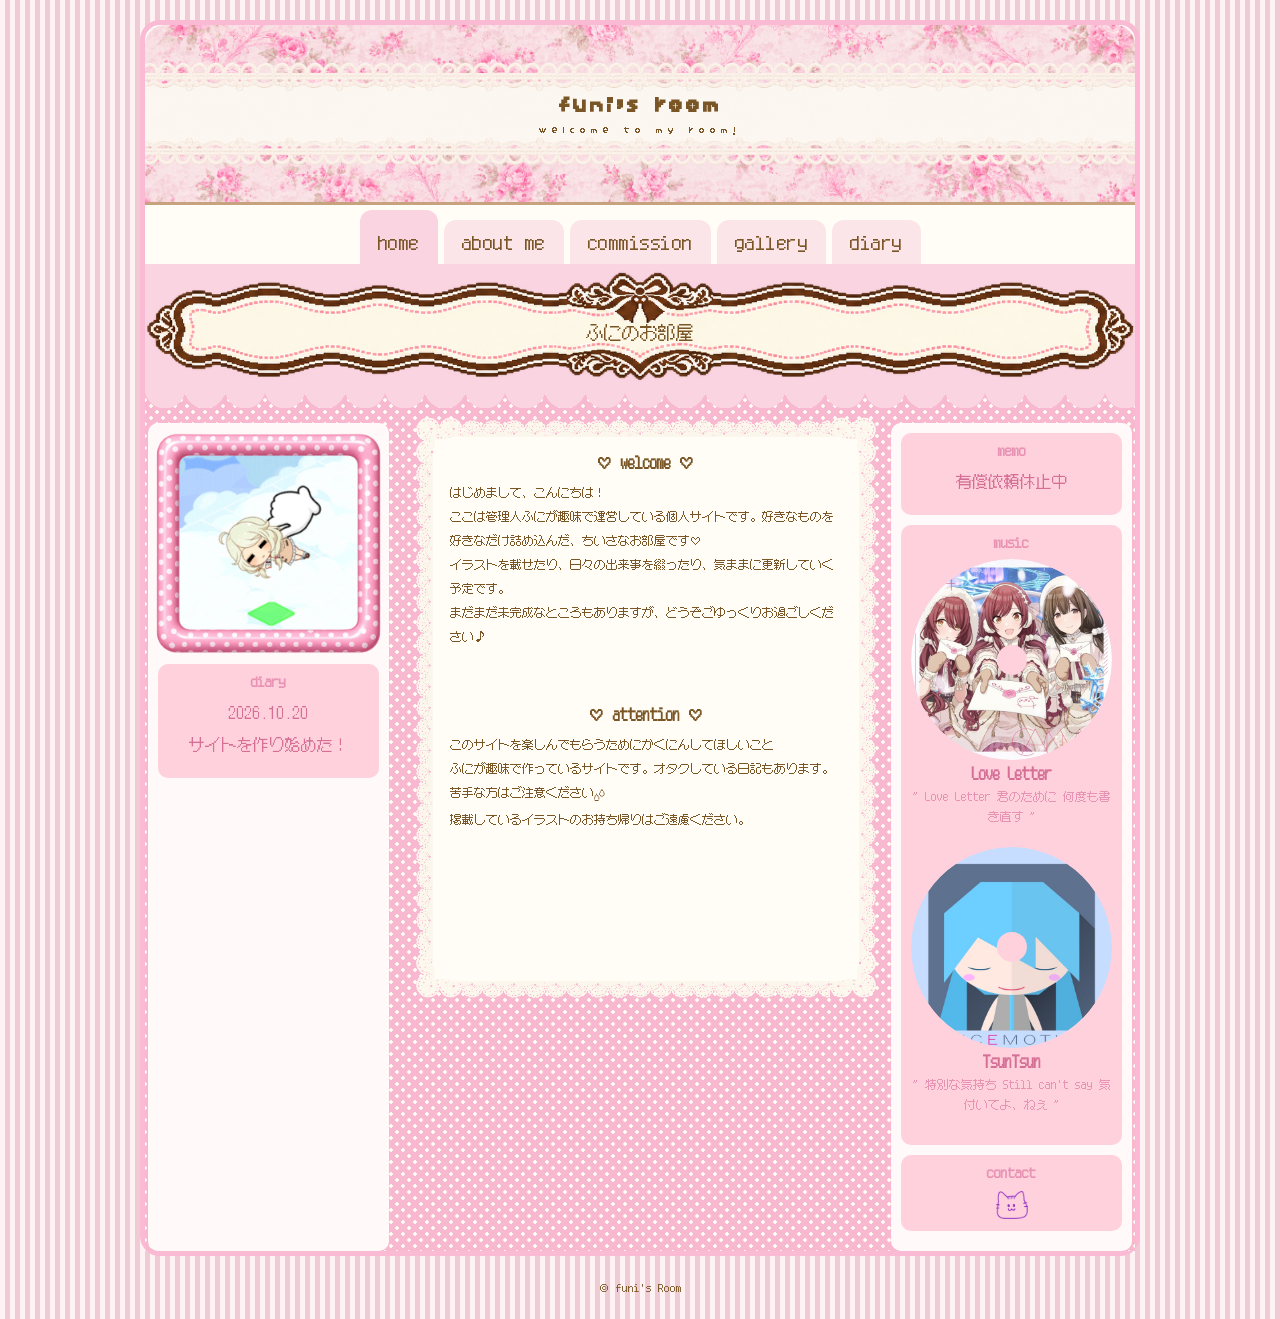
<file: index.html>
<!DOCTYPE html>
<html lang="ja">
<head>
  <meta charset="UTF-8">
  <meta name="viewport" content="width=device-width, initial-scale=1.0">
  <title>funi's room</title>
  <link rel="stylesheet" href="css/style.css">

<!-- 検索エンジンに掲載しないようお願いする -->
<meta name="robots" content="noindex, nofollow">

</head>

<body>
  <div class="wrapper">

    <div class="sub-wrapper">

    <!-- ヘッダー -->
    <header class="header">

     <!-- レース -->
     <span class="header-lace"></span>

     <!-- タイトル -->
     <h1 class="header-title">funi's room</h1>
     <p class="header-subtitle">welcome to my room!</p>

    </header>

     <!-- ナビ -->
      <nav class="nav">
        <a href="pages/home.html" target="room" class="active">home</a>
        <a href="pages/aboutme.html" target="room">about me</a>
        <a href="pages/commission.html?v=2" target="room">commission</a>
        <a href="pages/gallery.html" target="room">gallery</a>
        <a href="pages/diary.html" target="room">diary</a>
      </nav>

      <div class="subtitle">
        <span class="subtitle-nameplate"></span>
        <p>ふにのお部屋</p>
      </div>

      <!-- メイン -->
       <main class="layout">

        <!-- 左サイドバー -->
         <aside class="sidebar-left">
          <section class="icon">
            <div class="icon-inner">
            <img src="image/icon/icon.png" alt="アイコン">
            <span class="icon-frame"></span>
            </div>
          </section>

          <section class="diary">
            <h2>diary</h2>

            <div class="diary-preview">
              <p class="diary-date">2026.10.20</p>
              <p class="diary-text">サイトを作り始めた！</p>
            </div>

          </section>

         </aside>

         <!-- 切り替わるコンテンツ -->

         <div class="main-frame">

          <!-- 上下左右のレース -->
           <span class="lace-line lace-top"></span>
           <span class="lace-line lace-bottom"></span>
           <span class="lace-line lace-left"></span>
           <span class="lace-line lace-right"></span>

           <!-- 角のレース -->
           <span class="lace-corner corner-tl"></span>
           <span class="lace-corner corner-tr"></span>
           <span class="lace-corner corner-bl"></span>
           <span class="lace-corner corner-br"></span>


         <!-- メインコンテンツ -->

          <iframe
           class="main-content" 
           src="pages/home.html"
           name="room"
           title="メインコンテンツ">
          </iframe>

        </div>



        <!-- 右サイドバー -->
         <aside class="sidebar-right">

          <section class="memo">
            <h2>memo</h2>
            <p>有償依頼休止中</p>
          </section>

          <section class="music">
            <h2>music</h2>

            <div class="music-list">

              <!-- １曲目 -->
               <div class="music-item">
                <a class="music-link" href="https://music.apple.com/jp/album/love-letter/1734552458?i=1734552460" target="_blank" rel="noopener noreferrer">
                  <div class="record">
                  <img class="music-cover" src="image/decoration/loveletter.png" alt="アルバムジャケット">
                  </div>
                </a>
                <div class="music-info">
                  <p class="music-title">Love Letter</p>
                  <p class="music-lyrics">” Love Letter 君のために 何度も書き直す ”</p>
                </div>
               </div>

               <!-- ２曲目 -->
                <div class="music-item">
                <a class="music-link" href="https://music.apple.com/jp/album/tsuntsun/1542146993?i=1542147139" target="_blank" rel="noopener noreferrer">
                  <div class="record">
                  <img class="music-cover" src="image/decoration/tsuntsun.png" alt="アルバムジャケット">
                  </div>
                </a>
                <div class="music-info">
                  <p class="music-title">TsunTsun</p>
                  <p class="music-lyrics">” 特別な気持ち Still can't say 気付いてよ、ねぇ ”</p>
                </div>
               </div>

            </div>

          </section>

          <section class="link">
            <h2>contact</h2>

            <div class="contact-links">
              <a href="https://mond.how/ja/frenewt3t" target="_blank" rel="noppener noreferrer">
                <img src="image/icon/mond.png" alt="mond">
              </a>
            </div>

          </section>

         </aside>

       </main>

       </div>

       <!-- フッター -->
        <footer class="footer">
          <p>© funi's Room</p>
        </footer>
  </div>

  <script src="script.js"></script>

</body>

</html>
</file>
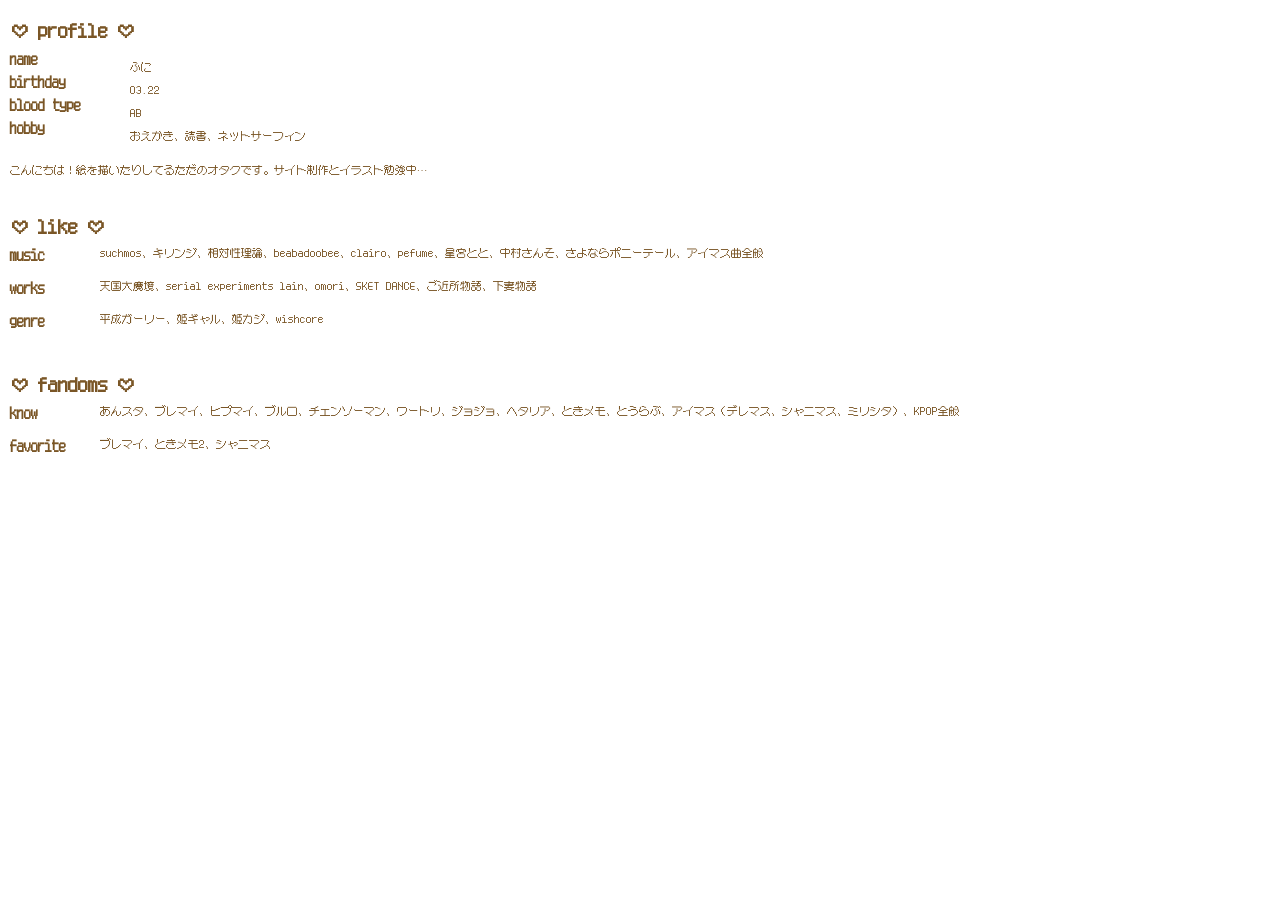
<file: pages/aboutme.html>
<!DOCTYPE html>
<html lang="ja">
<head>
  <meta charset="UTF-8">
  <meta name="viewport" content="width=device-width, initial-scale=1.0">
  <title>about me | funi's room</title>
  <link rel="stylesheet" href="../css/pages.css">

<!-- 検索エンジンに掲載しないようお願いする -->
<meta name="robots" content="noindex, nofollow">

</head>

<body class="about-page">
  
  <div class="about-container">

    <!-- 自己紹介 -->
     <section class="aboutme">

      <!-- プロフィール情報 -->
       <div class="about-profile about-section">

        <h2 class="about-subtitle">profile</h2>

       <dl class="profile-list">

        <dt class="profile-label">name</dt>
        <dd class="profile-value">ふに</dd>

        <dt class="profile-label">birthday</dt>
        <dd class="profile-value">03.22</dd>

        <dt class="profile-label">blood type</dt>
        <dd class="profile-value">AB</dd>

        <dt class="profile-label">hobby</dt>
        <dd class="profile-value">おえかき、読書、ネットサーフィン</dd>

       </dl>

        <p class="profile-p">
          こんにちは！絵を描いたりしてるただのオタクです。サイト制作とイラスト勉強中…
        </p>

       </div>

       <!-- 好きなもの -->
        <div class="about-section about-like">

         <h2 class="about-subtitle">like</h2>

         <dl class="like-list">

          <dt class="like-label">music</dt>
          <dd class="like-value">
            suchmos、キリンジ、相対性理論、beabadoobee、clairo、pefume、星宮とと、中村さんそ、さよならポニーテール、アイマス曲全般
          </dd>

          <dt class="like-label">works</dt>
          <dd class="like-value">天国大魔境、serial experiments lain、omori、SKET DANCE、ご近所物語、下妻物語</dd>

          <dt class="like-label">genre</dt>
          <dd class="like-value">平成ガーリー、姫ギャル、姫カジ、wishcore</dd>

         </dl>
         
        </div>

       <!-- 話せる話題 -->
        <div class="about-section about-fandoms">

          <h2 class="about-subtitle">fandoms</h2>

          <dl class="fandoms-list">

            <dt class="fandoms-label">know</dt>
            <dd class="fandoms-value">
              あんスタ、ブレマイ、ヒプマイ、ブルロ、チェンソーマン、ワートリ、ジョジョ、ヘタリア、ときメモ、とうらぶ、アイマス（デレマス、シャニマス、ミリシタ）、KPOP全般
            </dd>

            <dt class="fandoms-label">favorite</dt>
            <dd class="fandoms-value">ブレマイ、ときメモ2、シャニマス</dd>

          </dl>

        </div>

     </section>

  </div>

</body>

</html>
</file>
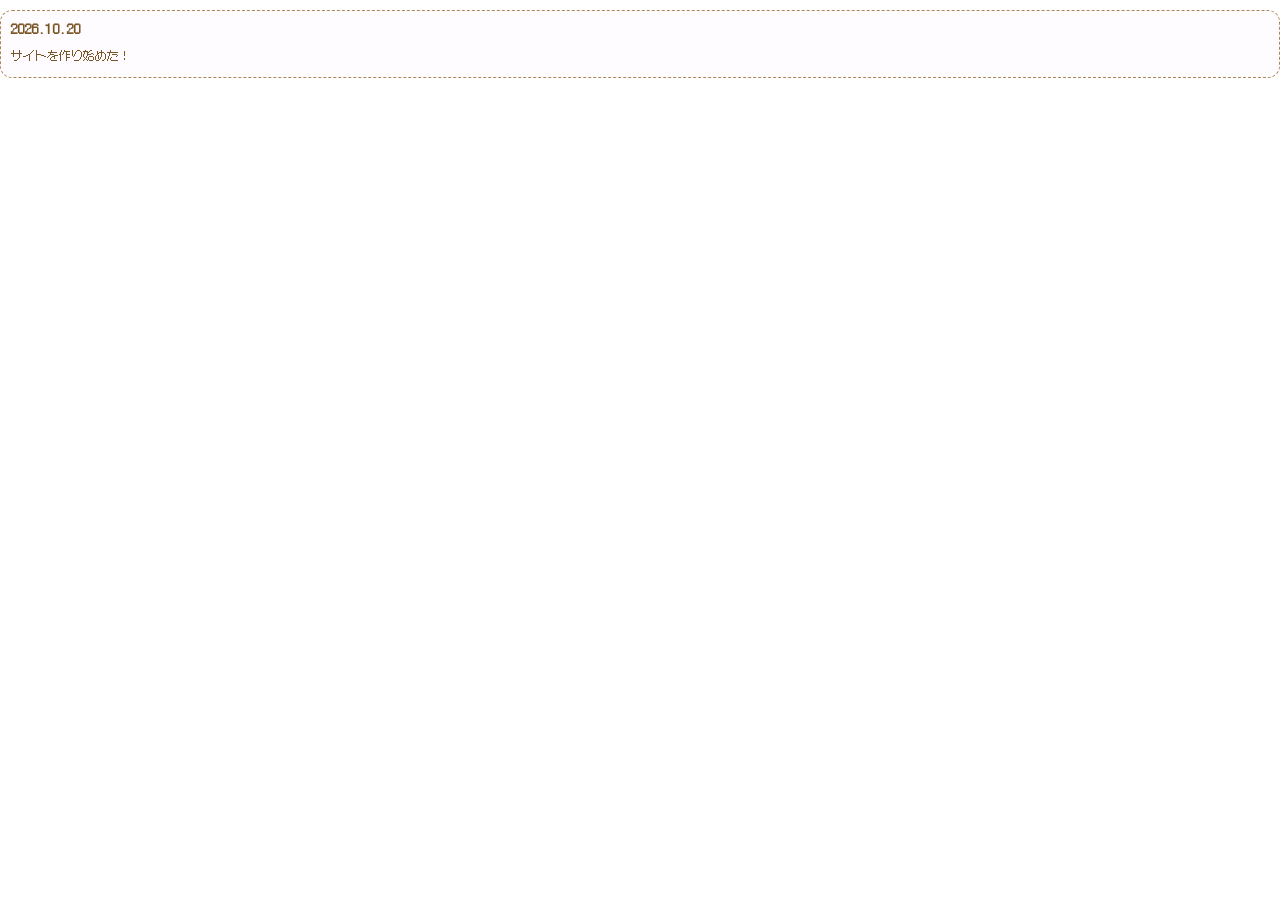
<file: pages/diary.html>
<!DOCTYPE html>
<html lang="ja">
<head>
  <meta charset="UTF-8">
  <meta name="viewport" content="width=device-width, initial-scale=1.0">
  <title>diary | funi's room</title>
  <link rel="stylesheet" href="../css/pages.css">

<!-- 検索エンジンに掲載しないようお願いする -->
<meta name="robots" content="noindex, nofollow">

</head>

<body class="diary-page">

  <main class="diary-container">

    <article class="diary-entry">

      <h2 class="diary-date">2026.10.20</h2>
      <p class="diary-text">サイトを作り始めた！</p>
    </article>
    
  </main>
  
</body>
</html>
</file>
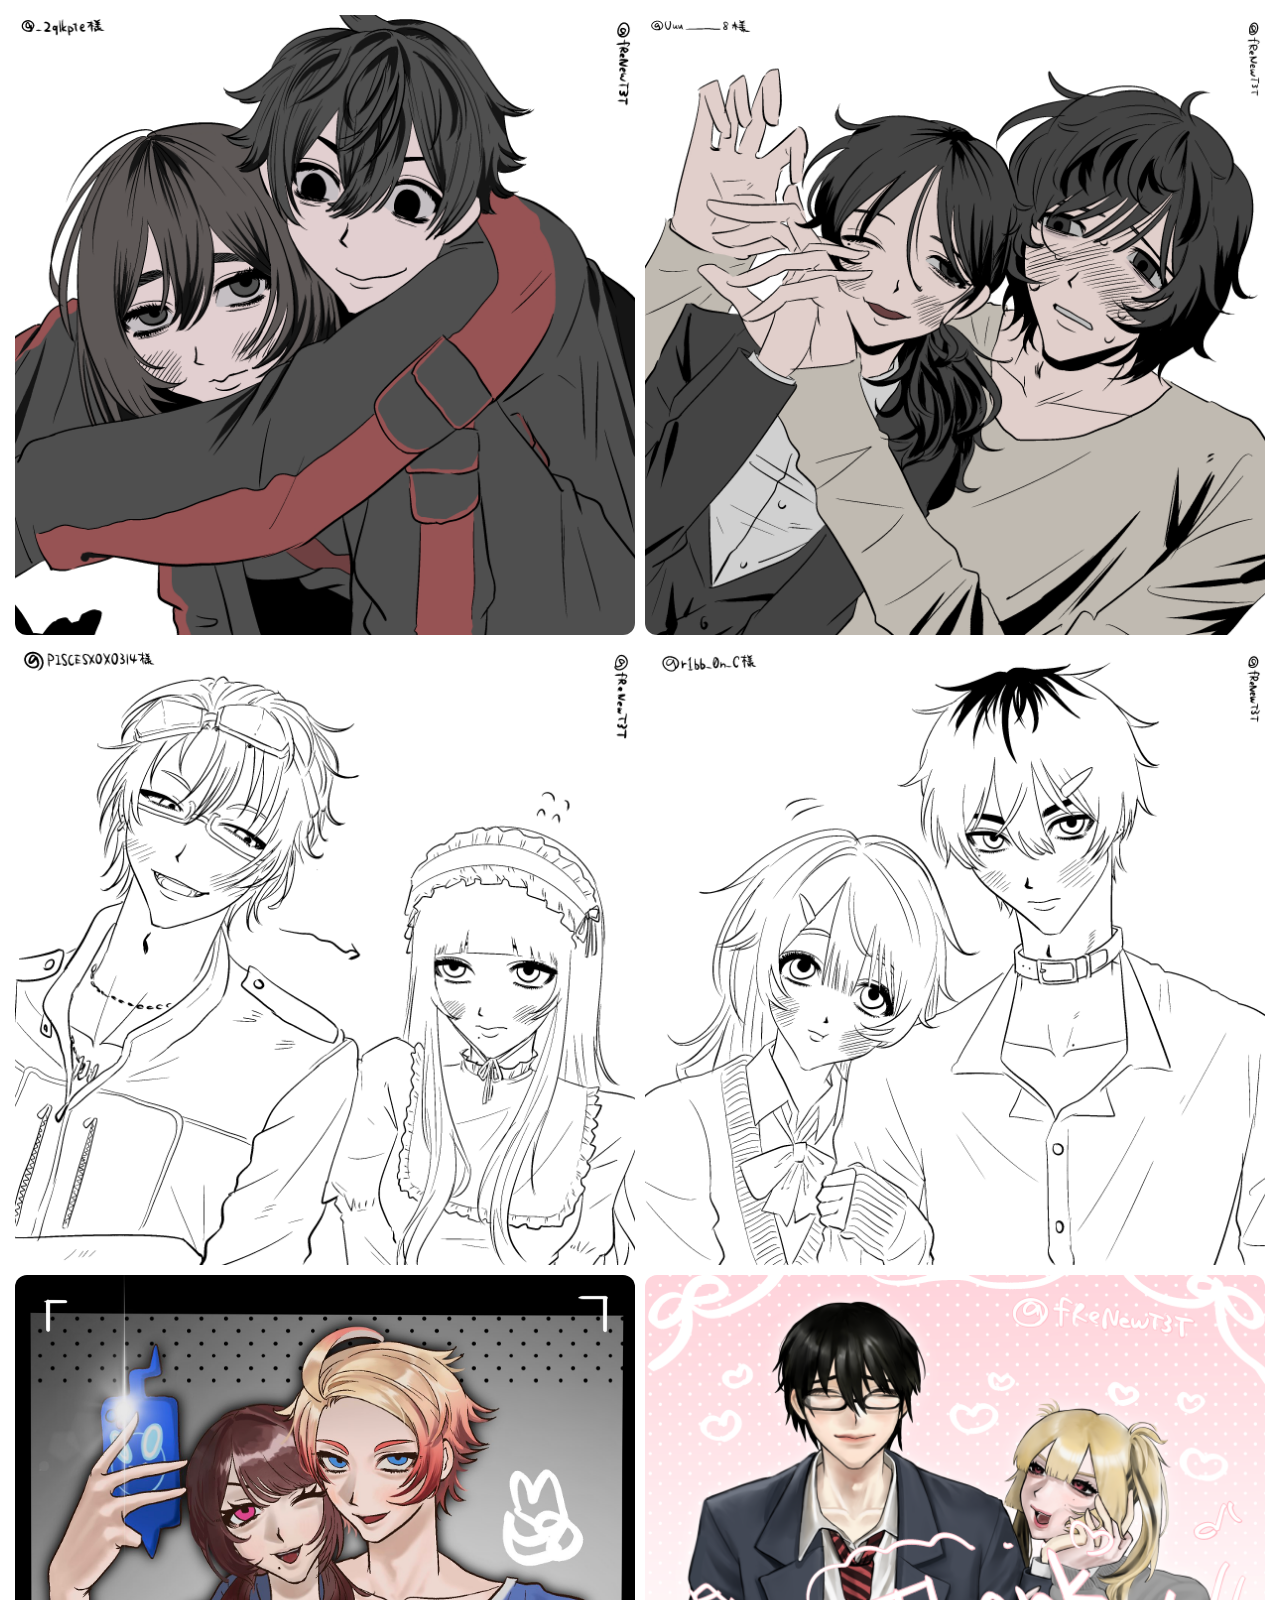
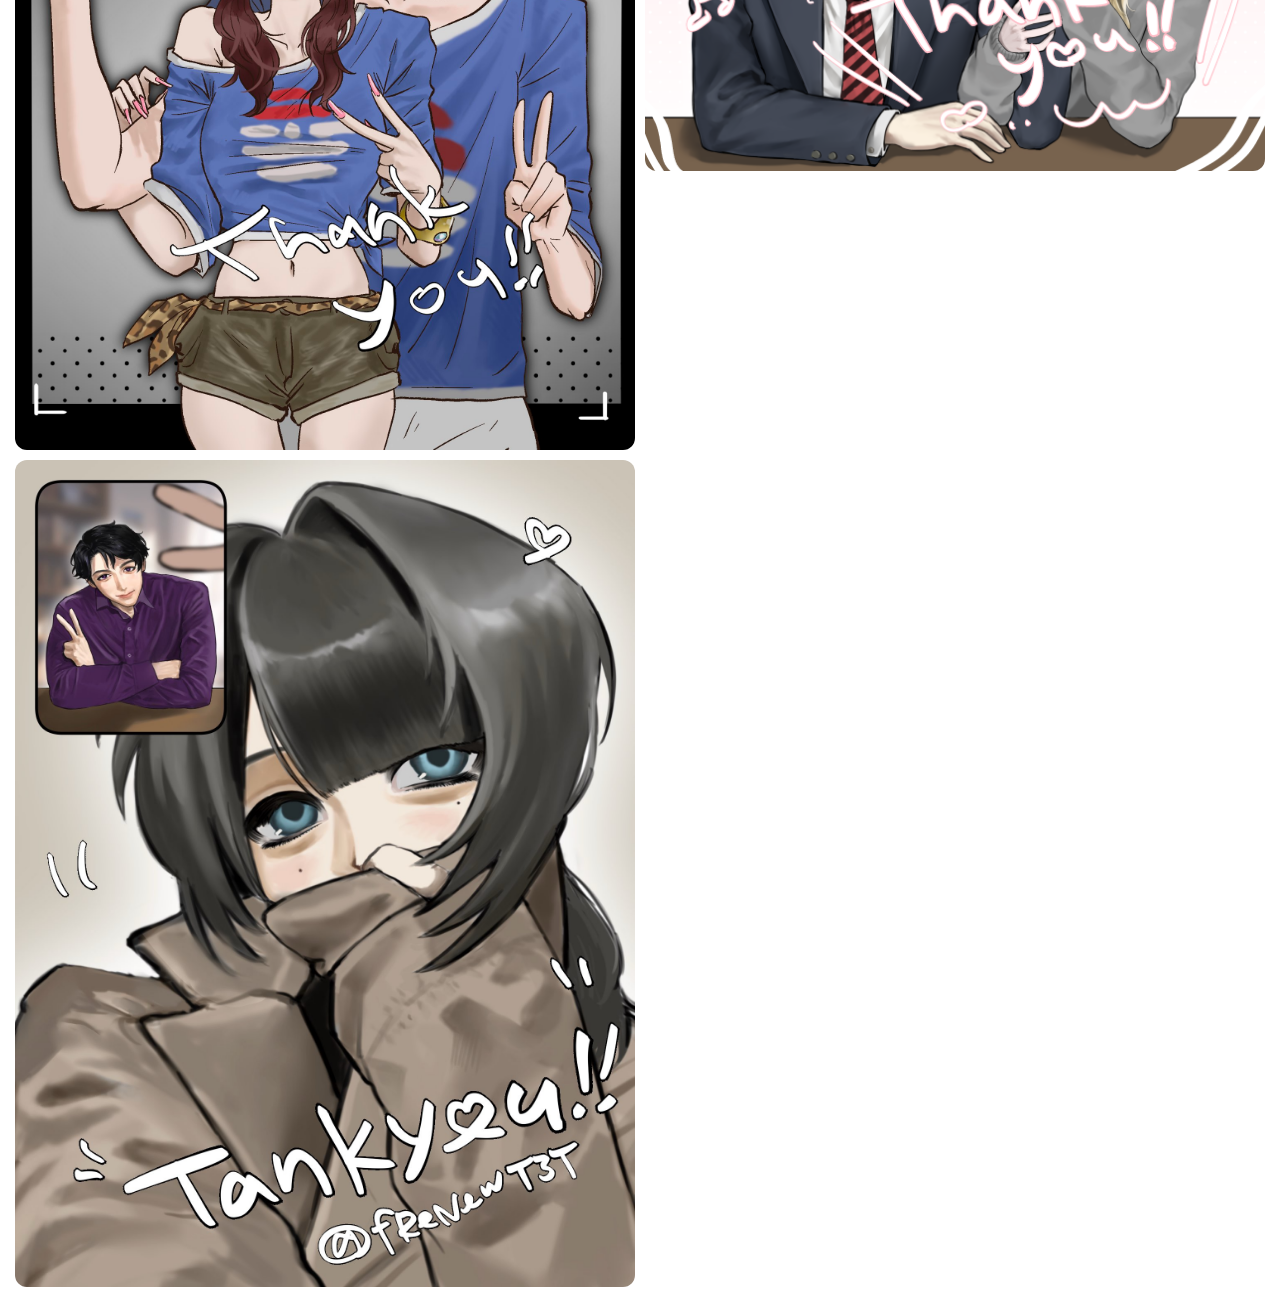
<file: pages/gallery.html>
<!DOCTYPE html>
<html lang="ja">
<head>
  <meta charset="UTF-8">
  <meta name="viewport" content="width=device-width, initial-scale=1.0">
  <title>gallery | funi's room</title>
  <link rel="stylesheet" href="../css/pages.css">

<!-- 検索エンジンに掲載しないようお願いする -->
<meta name="robots" content="noindex, nofollow">

</head>

<body class="gallery-page">

  <main class="gallery-container">

    <section class="gallery">

      <div class="gallery-list">
        <img src="../image/illustration/gallery7.PNG" alt="7">
        <img src="../image/illustration/gallery6.PNG" alt="6">
        <img src="../image/illustration/gallery5.png" alt="5">
        <img src="../image/illustration/gallery4.png" alt="4">
        <img src="../image/illustration/gallery3.png" alt="3">
        <img src="../image/illustration/gallery2.png" alt="2">
        <img src="../image/illustration/gallery1.png" alt="1">
      </div>
    </section>
  </main>
  
</body>
</html>
</file>
<file: css/style.css>
@font-face {
  font-family: text;
  src: url("../font/x12y12pxMaruMinya.ttf");
}
@font-face {
  font-family: sub;
  src: url("../font/DotGothic16-Regular.ttf");
}
@font-face {
  font-family: title;
  src: url(../font/MiniFont.ttf);
}
@font-face {
  font-family: emoji;
  src: url("../font/EmojiFont.ttf");
}





* {
  box-sizing: border-box;
}

body {
  margin: 0;
  color: #7a5626;
  background-color: #F8B8D0;
  background-image: repeating-linear-gradient(
    90deg,
    #fff2f4 0px,
    #fff2f4 5px,
    #efcbd4 5px,
    #efcbd4 10px
  );

  font-family: "text", "sub";
}

.wrapper {
  width: 100%;
  max-width: 1000px;
  margin: 0 auto;
}


.sub-wrapper {
  border: 5px solid #FBBAD3;
  border-radius: 20px;
  background-color: #FFFCFC;
  margin-top: 20px;
}


/* レイアウト */

.layout {
  position: relative;
  display: grid;
  grid-template-columns: 1fr 2fr 1fr;
  gap: 10px;
  background-color: #F8B8D0;
  background-image:
    radial-gradient(circle, #FFFDF5 1.5px, transparent 2px),
    radial-gradient(circle, #FFFDF5 1.5px, transparent 2px);
  background-size: 12px 12px;
  background-position: 0 0, 6px 6px;

  padding: 35px 3px 0;
}


/* ピンクのスカラップ */
.layout::before {
  content: "";
  position: absolute;
  top: 0;
  left: 0;
  width: 100%;
  height: 20px;

  background-image: radial-gradient(
    circle at 20px 0,
    #FAD4E1 20px,
    transparent 21px
  );

  background-size: 40px 20px;
  background-repeat: repeat-x;

  z-index: 0;
  pointer-events: none;
}

/* サイドバーとレースフレームを手前にする */
.sidebar-left,
.sidebar-right,
.main-frame {
  position: relative;
  z-index: 1;
}

.sidebar-left,
.sidebar-right {
  border-radius: 10px;
}


.icon,
.diary,
.memo,
.music,
.link {
  border-radius: 10px;
}


.icon-inner {
  position: relative;
  width: 100%;
}

.icon-inner img {
  display: block;
  width: 100%;
  height: auto;
}

.icon-inner .icon-frame {
  position: absolute;
  inset: -20px;
  display: block;

  background-image: url("../image/decoration/icon-frame.png");
  background-size: 100% 100%;
  background-repeat: no-repeat;

  z-index: 2;
  pointer-events: none;


  .icon {
    width: 100px 100px;
    border-radius: 20px;
  }
}




/* ===================================
   ヘッダー
=================================== */

/* ヘッダー全体 */

.header {
  position: relative;
  height: 180px;
  background-color: #fce5e9;

  background-image: url("../image/decoration/header-bara.png");
  background-size: cover;
  background-position: center;

  display: flex;
  flex-direction: column;
  justify-content: center;
  align-items: center;
  border-radius: 20px 20px 0 0;
  border-bottom: 3px solid #c6a27f;
}

/* ヘッダーのレース */

.header-lace {
  position: absolute;
  width: 100%;
  height: 150px;

  background-image: url("../image/decoration/header-lace.png");
  background-position: center;
  background-size: auto 150px;
  background-repeat: repeat-x;

  z-index: 1;
  pointer-events: none;
}


/* ヘッダーのタイトル */

.header-title {
  position: relative;
  z-index: 2;
  margin: 0 auto;
  padding-top: 20px;
  font-size: 36px;
  letter-spacing: 3px;
  font-family: "title";
}

/* ヘッダーのサブタイトル */

.header-subtitle {
  position: relative;
  z-index: 2;
  margin: 0 auto;
  padding-bottom: 25px;
  font-size: 16px;
  font-family: "title";
  letter-spacing: 5px;
}




/* ===================================
   メインコンテンツのレース
=================================== */


/* レース枠全体 */
.main-frame {
  position: relative;
  min-width: 0;
  height: 600px;
  padding: 30px;
  background-color: transparent;
  transform: translate(6px, -14px);
}

/* レースの内側の背景 */
.main-frame::before {
  content: "";
  position: absolute;
  top: 28px;
  right: 28px;
  bottom: 28px;
  left: 28px;
  border-radius: 20px;
  background-color: #FFFDF5;
  z-index: 1;
}

/* メインコンテンツ */
.main-content {
  display: block;
  width: 100%;
  height: 100%;
  border: none;
  background-color: #FFFDF5;
  position: relative;
  z-index: 1;
}

/* レース共通 */
.lace-line,
.lace-corner {
  position: absolute;
  pointer-events: none;
  z-index: 0;
}

/* 上のレース */
.lace-top {
  top: 0;
  left: 57px;
  right: 57px;
  height: 44px;
  background: url("../image/decoration/lace-top.png") repeat-x;
  background-size: 84px 44px;
}

/* 下のレース */
.lace-bottom {
  bottom: 0;
  left: 57px;
  right: 57px;
  height: 44px;
  background: url("../image/decoration/lace-bottom.png") repeat-x;
  background-size: 84px 44px;
}

/* 左のレース */
.lace-left {
  top: 54px;
  bottom: 55px;
  left: 0;
  width: 44px;
  background: url("../image/decoration/lace-left.png") repeat-y;
  background-size: 44px 85px;
}

/* 右のレース */
.lace-right {
  top: 54px;
  bottom: 55px;
  right: 0;
  width: 44px;
  background: url("../image/decoration/lace-right.png") repeat-y;
  background-size: 44px 85px;
}

/* 四隅のレース共通 */
.lace-corner {
  width: 50px;
  height: 50px;
  background-size: contain;
  background-repeat: no-repeat;
  z-index: 0;
}

/* 左上 */
.corner-tl {
  top: 7px;
  left: 7px;
  background-image: url("../image/decoration/lace-corner-tl.png");
}

/* 右上 */
.corner-tr {
  top: 7px;
  right: 7px;
  background-image: url("../image/decoration/lace-corner-tr.png");
}

/* 左下 */
.corner-bl {
  bottom: 7px;
  left: 7px;
  background-image: url("../image/decoration/lace-corner-bl.png");
}

/* 右下 */
.corner-br {
  bottom: 7px;
  right: 7px;
  background-image: url("../image/decoration/lace-corner-br.png");
}




/* ===================================
   ナビゲーション
=================================== */


/* ナビ全体 */

.nav {
  display: flex;
  justify-content: center;
  align-items: flex-end;
  flex-wrap: nowrap;
  gap: 6px;

  padding: 5px 10px 0;

  background-color: #FFFDF5;

  border-bottom: 4px solid #FAD4E1;
  position: relative;
  z-index: 3;
}

/* ファイルタブ */

.nav a {
  display: block;
  padding: 12px 18px;
  background-color: #fce5e9;
  border-radius: 12px 12px 0 0;
  color: #7a5626;
  text-decoration: none;
  text-align: center;
  font-size: 20px;
  letter-spacing: 0.5px;
}

/* カーソルを合わせた時 */

.nav a:hover {
  background-color: #FAD4E1;
}

/* 選択中のタブ */

.nav a.active {
  background-color: #FAD4E1;
  padding-top: 22px;
}



/* サブタイトル全体 */
.subtitle {
  position: relative;
  display: flex;
  justify-content: center;
  align-items: center;
  height: 120px;
  background-color: #FAD4E1;

}

/* サブタイトルの画像 */
.subtitle-nameplate {
  position: absolute;
  width: 100%;
  height: 600px;

  background-image: url("../image/decoration/subtitle-nameplate1.png");
  background-position: center;
  background-size: contain;
  background-repeat: no-repeat;
}

/* サブタイトルの文字 */
.subtitle p {
  position: relative;
  z-index: 1;
  margin: 0;
  padding-top: 8px;
  text-align: center;
  font-size: 18px;
}



/* ===================================
   サイドバー
=================================== */


.sidebar-left,
.sidebar-right {
  background-color: #fff9f9;
  color: #d56f96;
  padding: 10px;
  text-align: center;
}


/* サイドバー：タイトルの文字色 */
.sidebar-left h2,
.sidebar-right h2 {
  color: #e893b4;
}



.sidebar-left section,
.sidebar-right section {
  background-color: #ffd1dc;
  padding: 10px;
  margin-bottom: 10px;
}

.sidebar-left h2,
.sidebar-right h2 {
  margin: 0 0 10px;
  font-size: 14px;
}


/* contact リンク */

.contact-links {
  display: flex;
  justify-content: center;
  align-items: center;
  gap: 12px;
}


/* アイコンのリンク */

.contact-links a {
  display: block;
  line-height: 0;
}

/* アイコン画像 */

.sidebar-left .icon {
  background-color: transparent;
}


.contact-links img {
  width: 32px;
  height: 32px;
  object-fit: contain;
}

/* カーソルを合わせた時 */

.contact-links a:hover {
  opacity: 0.7;
}



/* ===================================
   フッター
=================================== */

.footer {
  text-align: center;
  padding: 15px;
  font-size: 11px;
}


/* ===================================
   ホーム
=================================== */


/* ===================================
   ミュージック
=================================== */

.music {
  align-items: center;
  padding: 20px;
  
}

.sidebar-music {
  padding: 12px;
  background-color: #fff9f9;
  border-radius: 10px;
}

/* ジャケットとテキストの横並び */

.music-content {
  display: flex;
  align-items: flex-start;
  gap: 12px;
}

/* ジャケット画像 */

#music-cover {
  width: 75px;
  height: 75px;
  object-fit: cover;
  border-radius: 5px;
}

/* テキスト部分 */
.music-info {
  flex: 1;
  min-width: 0;
}

/* 曲名 */

.music-title {
  margin: 0;
  font-weight: bold;
  color: #d56f96;
}

.music-lyrics {
  margin: 0;
  font-size: 12px;
  line-height: 1.7;
  color: #e893b4;
  white-space: pre-line;
}


/* Music：サイドバーからはみ出さないようにする */
.sidebar-music,
.music-list,
.music-item {
  width: 100%;
  min-width: 0;
}

/* Music：ジャケットとテキストを横並び */
.music-item {
  display: flex;
  flex-direction: column;
  align-items: flex-start;
  padding-bottom: 20px;
}

/* Music：ジャケット */
.music-link {
  display: block;
  flex-shrink: 0;
}

.music-cover {
  display: block;
  width: 60px;
  height: 60px;
  object-fit: cover;
}

/* Music：曲名と歌詞 */
.music-info {
  width: 100%;
  flex: none;
  min-width: 0;
}

.music-title,
.music-lyrics {
  overflow-wrap: anywhere;
  word-break: normal;
}



/* Music：レコード全体 */
.record {
  position: relative;
  width: 100%;
  aspect-ratio: 1 / 1;
  border-radius: 50%;
  overflow: hidden;
  animation: record-spin 15s linear infinite;
}

/* Music：ジャケット画像 */
.record .music-cover {
  display: block;
  width: 100%;
  height: 100%;
  border-radius: 50%;
  object-fit: cover;
}

/* Music：レコード中央の穴 */
.record::after {
  content: "";
  position: absolute;
  top: 50%;
  left: 50%;
  width: 15%;
  aspect-ratio: 1 / 1;
  background-color: #ffd1dc;
  border-radius: 50%;
  transform: translate(-50%, -50%);
}

/* Music：レコード回転 */
@keyframes record-spin {
  from {
    transform: rotate(0deg);
  }

  to {
    transform: rotate(360deg);
  }
}

/* Music：動きを減らす設定への対応 */
@media (prefers-reduced-motion: reduce) {
  .record {
    animation: none;
  }
}





/* ===================================
   画面が狭いときのレイアウト
=================================== */

@media screen and (max-width: 1100px) {
  .wrapper {
    padding: 0 20px;
  }
}

/* ===================================
   狭い画面でのレース調整
=================================== */

@media screen and (max-width: 600px) {

  /* 角のレースを小さくする */
  .lace-corner {
    width: 38px;
    height: 38px;
  }
  
  .corner-tl { top: 5px; left: 5px; }
  .corner-tr { top: 5px; right: 5px; }
  .corner-bl { bottom: 5px; left: 5px; }
  .corner-br { bottom: 5px; right: 5px; }

  
  /* 上下の直線レース */
  .lace-top,
  .lace-bottom {
    left: 39px;
    right: 39px;
    background-size: 57px 30px;
    height: 30px;
  }

  /* 左右の直線レース */
  .lace-left,
  .lace-right {
    top: 40px;
    bottom: 36px;
    width: 30px;
  }

  .lace-left {
    left: 1px;
    width: 50px;
    background-size: 28px 65px;
  }

  .lace-right {
    right: -1px;
    background-size: 28px 65px;
  }

  /* 内側の背景 */
  .main-frame::before {
    top: 20px;
    right: 20px;
    bottom: 20px;
    left: 20px;
  }

}


/* ===================================
   スマホ用の2カラムレイアウト
=================================== */

@media screen and (max-width: 600px) {

/* レコードの穴を白くする */
.record::after {
  background-color: #FFFCFC;
}

/* Music：スマホ用の曲名 */
.music-title {
  font-size: 12px;
  text-align: center;
  margin: 8px;
}

/* Music：スマホ用の歌詞 */
.music-lyrics {
  font-size: 10px;
  line-height: 1.3;
  text-align: center;
  margin-top: 5px;
}



   /* アイコン：スマホ用の縁画像 */
  .icon-inner .icon-frame {
    inset: -15px;
  }

  
/* スマホ：2カラムレイアウト */
.layout {
  grid-template-columns: 95px minmax(0, 1fr);
  grid-template-rows: repeat(4, max-content) minmax(0, 1fr);
  column-gap: 0;
  row-gap: 5px;
  align-items: start;
}


  /* 左サイドバー */
  .sidebar-left {
    display: contents;
  }

  /* メインコンテンツ */
  .main-frame {
    grid-column: 2;
    grid-row: 1 / span 5;
    min-width: 0;
  }

  /* 右サイドバーの箱をなくして中身だけ配置 */
  .sidebar-right {
    display: contents;
  }

  /* 右サイドバーの各項目 */
  .sidebar-right section {
    grid-column: 1;
    background-color: #FFFCFC;
    padding: 10px;
    margin: 0;
  }


/* アイコン：1段目 */
.sidebar-left .icon {
  grid-row: 1;
}

/* Diary：2段目 */
.sidebar-left .diary {
  grid-row: 2;
}

/* Memo：3段目 */
.sidebar-right .memo {
  grid-row: 3;
}

/* Music：4段目 */
.sidebar-right .music {
  grid-row: 4;
}

/* Link：5段目 */
.sidebar-right .link {
  grid-row: 5;
}


  /* サイドバーの文字 */
  .sidebar-left,
  .sidebar-right section {
    font-size: 11px;
    overflow-wrap: anywhere;
  }

/* スマホ：左右サイドバーの各セクション */
.sidebar-left section,
.sidebar-right section {
  width: calc(100% + 7px);
  grid-column: 1;
  padding: 10px;
  margin: 0 2px;
  min-width: 0;
  background-color: #FFFCFC;
  border-radius: 5px;
}


/* スマホ：アイコンの白い背景をなくす */
.sidebar-left .icon {
  background-color: transparent;
}



/* スマホ：アイコンの位置調整 */
.sidebar-left .icon {
  transform: translateY(-5px);
}




.icon,
.diary,
.memo,
.music,
.link {
  border-radius: 5px;
}

  /* スマホ用ナビ */

  .nav {
    flex-wrap: nowrap;
    gap: 3px;
    padding: 3px 3px 0;
  }

  .nav a {
    flex: 1;
    min-width: 0;
    padding: 12px 2px;
    font-size: 10px;
    white-space: nowrap;
    letter-spacing: 0.5px;
  }

  .nav a.active {
    padding-top: 22px;
  }


  .subtitle {
    height: 70px;
  }

  .subtitle-nameplate {
    width: 250px;
    height: 80px;

    background-image: url("../image/decoration/subtitle-nameplate2.png");
  }

  .subtitle p {
    padding-top: 0px;
    text-align: center;
    font-size: 18px;
  }
}


/* Music：PC表示 */
@media screen and (min-width: 601px) {
  

  /* Music：曲を縦並び・中央揃え */
  .music-item {
    display: flex;
    flex-direction: column;
    align-items: center;
    gap: 5px;
    width: 100%;
  }

  /* Music：ジャケットのリンク */
  .music-link {
    display: block;
    width: 100%;
  }

  /* Music：ジャケット画像 */
  .music-cover {
    display: block;
    width: 100%;
    height: auto;
    aspect-ratio: 1 / 1;
    object-fit: cover;
    border-radius: 5px;
  }

  /* Music：曲名・歌詞 */
  .music-info {
    width: 100%;
    min-width: 0;
    text-align: center;
  }

  /* Music：曲名 */
  .music-title {
    margin: 0;
    text-align: center;
  }

  /* Music：歌詞 */
  .music-lyrics {
    margin: 5px 0 0;
    text-align: center;
    overflow-wrap: anywhere;
  }

}
</file>
<file: css/pages.css>
/* 文字 */
@font-face {
  font-family: text;
  src: url("../font/x12y12pxMaruMinya.ttf");
}
@font-face {
  font-family: sub;
  src: url("../font/DotGothic16-Regular.ttf");
}
@font-face {
  font-family: emoji;
  src: url("../font/EmojiFont.ttf");
}




*, *::before, *::after {
  box-sizing: border-box;
}



body {
  margin: 0;
  color: #7A5626;
  font-family: "text", "sub";
}


/* ===================================
   home全体
=================================== */

/* emoji */

.emoji {
  font-family: "emoji";
}


.home-container {
  display: flex;
  flex-direction: column;
  gap: 8px;
}


/* homeの各コンテンツ */

.home-main,
.home-sub,
.home-gallery {
  background-color: transparent;
  width: 100%;
  height: auto;
  padding: 15px;
  margin-bottom: 20px;
  box-sizing: border-box;
}

.home-main {

}

.home-sub {
}

/* 見出し */

.home-title {
  text-align: center;
  margin: 0 0 10px;
  font-size: 16px;
}

/* 文字の前にハート */
.home-title::before {
  content: "♡";
  margin-right: 8px;
}

/* 文字の後ろにハート */
.home-title::after {
  content: "♡";
  margin-left: 8px;
}


/* 本文 */

.home-text {
  margin: 0;
  font-size: 12px;
  line-height: 2;
}


/* 装飾 */

.home-decoration {
  min-height: 40px;
}


/* ギャラリー */

.home-page .gallery-list {
  display: grid;
  grid-template-columns: repeat(4,1fr);
  gap: 8px;
}

.home-page .gallery-list img {
  display: block;
  width: 100%;
  height: auto;
}


/* about me */

.about-container {
  padding: 15px 5px;
}


.aboutme {
  display: flex;
  flex-direction: column;
  gap: 15px;
}


.about-section {
  background-color: transparent;
  padding: 5px;
}


.about-subtitle {
  margin: 0 0 10px;
  font-size: 20px;
}

.about-subtitle::before {
  content: "♡";
  margin-right: 8px;
}
.about-subtitle::after {
  content: "♡";
  margin-left: 8px;
}


/* プロフィール・好きなもの・界隈 */

.profile-list,
.like-list,
.fandoms-list {
  display: grid;
  grid-template-columns: 80px minmax(0, 1fr);
  gap: 8px 10px;
  font-size: 11px;
}

.profile-list {
  grid-template-columns: 100px minmax(0, 1fr);
  column-gap: 20px;
}

.profile-list dt,
.like-list dt,
.fandoms-list dt {
  font-weight: bold;
}


.profile-list dd,
.like-list dd,
.fandoms-list dd {
  margin: 0;
}

.like-label,
.fandoms-label {
  margin-bottom: 10px;
}


.profile-value {
  transform: translateY(10px);
}


/* 自己紹介文 */

.profile-p {
  font-size: 11px;
  line-height: 1.8;
  margin-top: 25px;
}


/* 小見出し */

.profile-label,
.like-label,
.fandoms-label {
  font-size: 15px;
}


/* ===================================
   Commission（有償依頼ページ）
=================================== */

/* ページ全体 */

.commission-container {
  display: flex;
  flex-direction: column;
  gap: 15px;
  padding: 15px;
}


/* 各コンテンツのボックス */

.commission-section {
  background-color: transparent;
  padding: 0;
}


/* メインタイトル */

.commission-title {
  margin: 20px 0 30px;
  font-size: 20px;
  text-align: center;
}

.commission-title::before {
  content: "J";
  font-family: "emoji";
  padding-right: 8px;
    display: inline-block;
  vertical-align: middle;
  position: relative;
  top: -2px;
}

.commission-title::after {
  content: "J";
  font-family: "emoji";
  padding-left: 8px;
    display: inline-block;
  vertical-align: middle;
  position: relative;
  top: -2px;
}


/* 小見出し */

.commission-subtitle {
  margin: 25px 0 20px;
  font-size: 14px;
  text-align: center;
}

/* Commission：見出し前後のいちご */
.commission-subtitle::before,
.commission-subtitle::after {
  content: "F";
  font-family: "emoji";
  
  display: inline-block;
  vertical-align: middle;
  position: relative;
}

/* 左側のいちご */
.commission-subtitle::before {
  margin-right: 8px;
}

/* 右側のいちご */
.commission-subtitle::after {
  margin-left: 8px;
}



/* 料金表 */

.commission-list {
  display: grid;
  grid-template-columns: 1fr auto;
  gap: 12px 15px;
  font-size: 13px;
  align-items: center;
}


/* 料金 */

.commission-value {
  margin: 0;
  text-align: right;
}


/* 詳細一覧（NG・納期・修正） */

.details-list {
  display: grid;
  grid-template-columns: 60px minmax(0, 1fr);
  column-gap: 10px;
  row-gap: 20px;
  font-size: 12px;
  align-items: start;
}





/* 詳細の項目名 */

.details-label {
  font-weight: bold;
  font-size: 16px;
}

.details-label::after {
  content: "z";
  padding-left: 3px;
  font-family: "emoji";
  display: inline-block;
  vertical-align: middle;
  position: relative;
  top: -7px;
}


/* 詳細の説明文 */

.details-value {
  margin: 0;
  line-height: 1.8;
  position: relative;
  bottom: 3px;
}


/* 注意事項一覧 */

.attention-list {
  margin: 0;
  padding-left: 20px;
  font-size: 12px;
  line-height: 1.8;
}


/* 注意事項の各項目 */

.attention-list li {
  margin-bottom: 14px;
}



/* ===================================
   Gallery（イラスト一覧ページ）
=================================== */

/* ギャラリーページ全体 */

.gallery-container {
  padding: 15px;
}


/* ギャラリーのボックス */

.gallery-page .gallery {
  background-color: transparent;
  padding: 0px;
}


/* イラスト一覧 */

.gallery-page .gallery-list {
  display: grid;
  grid-template-columns: repeat(2, 1fr);
  gap: 10px;
}


/* イラスト画像 */

.gallery-page .gallery-list img {
  display: block;
  width: 100%;
  height: auto;
  aspect-ratio: auto;
  object-fit: contain;
  border-radius: 12px;
}



/* ===================================
   Diary（日記ページ）
=================================== */

/* 日記ページ全体 */

.diary-container {
  display: flex;
  flex-direction: column;
  gap: 15px;
  padding: 10px 0;
}


/* 日記1件分のボックス */

.diary-entry {
  background-color: #fffcff;
  padding: 10px;
  border-radius: 12px;
  border: 1px dashed #aa885a;
}


/* 日付 */

.diary-date {
  margin: 0 0 10px;
  font-size: 14px;
  font-weight: bold;
}


/* 日記の本文 */

.diary-text {
  margin: 0;
  font-size: 12px;
  line-height: 1.8;
  overflow-wrap: anywhere;
}


/* ===================================
   スマホ用：プロフィール項目を縦並び
=================================== */

@media screen and (max-width: 600px) {

  /* profile・like・fandomsの一覧 */
  .profile-list,
  .like-list,
  .fandoms-list {
    grid-template-columns: minmax(0, 1fr);
    gap: 5px;
  }

  /* プロフィールだけ2列にする */
.profile-list {
  grid-template-columns: 110px minmax(0, 1fr);
  gap: 8px 15px;
}

/* 趣味の項目だけ縦並び */
.profile-list dt:nth-of-type(4),
.profile-list dd:nth-of-type(4) {
  grid-column: 1 / -1;
}

  /* 項目名 */
  .profile-list dt,
  .like-list dt,
  .fandoms-list dt {
    margin-top: 10px;
  }

  /* 項目の内容 */
  .profile-list dd,
  .like-list dd,
  .fandoms-list dd {
    margin: 0;
    overflow-wrap: anywhere;
    line-height: 1.6;
  }

  .details-list {
    grid-template-columns: 1fr;
    row-gap: 15px;
    text-align: center;
  }

  .details-label {
    margin: 0;
  }

  .details-value {
    margin: 0 0 20px;
  }

  
/* Gallery：スマホ表示 */

/* 画像一覧を縦1列にする */
.gallery-page .gallery-list {
  display: grid;
  grid-template-columns: minmax(0, 1fr);
  gap: 20px;
}

/* 画像を横幅いっぱいにする */
.gallery-page .gallery-list img {
  display: block;
  width: 100%;
  height: auto;
  aspect-ratio: auto;
  object-fit: contain;
}



}
</file>
